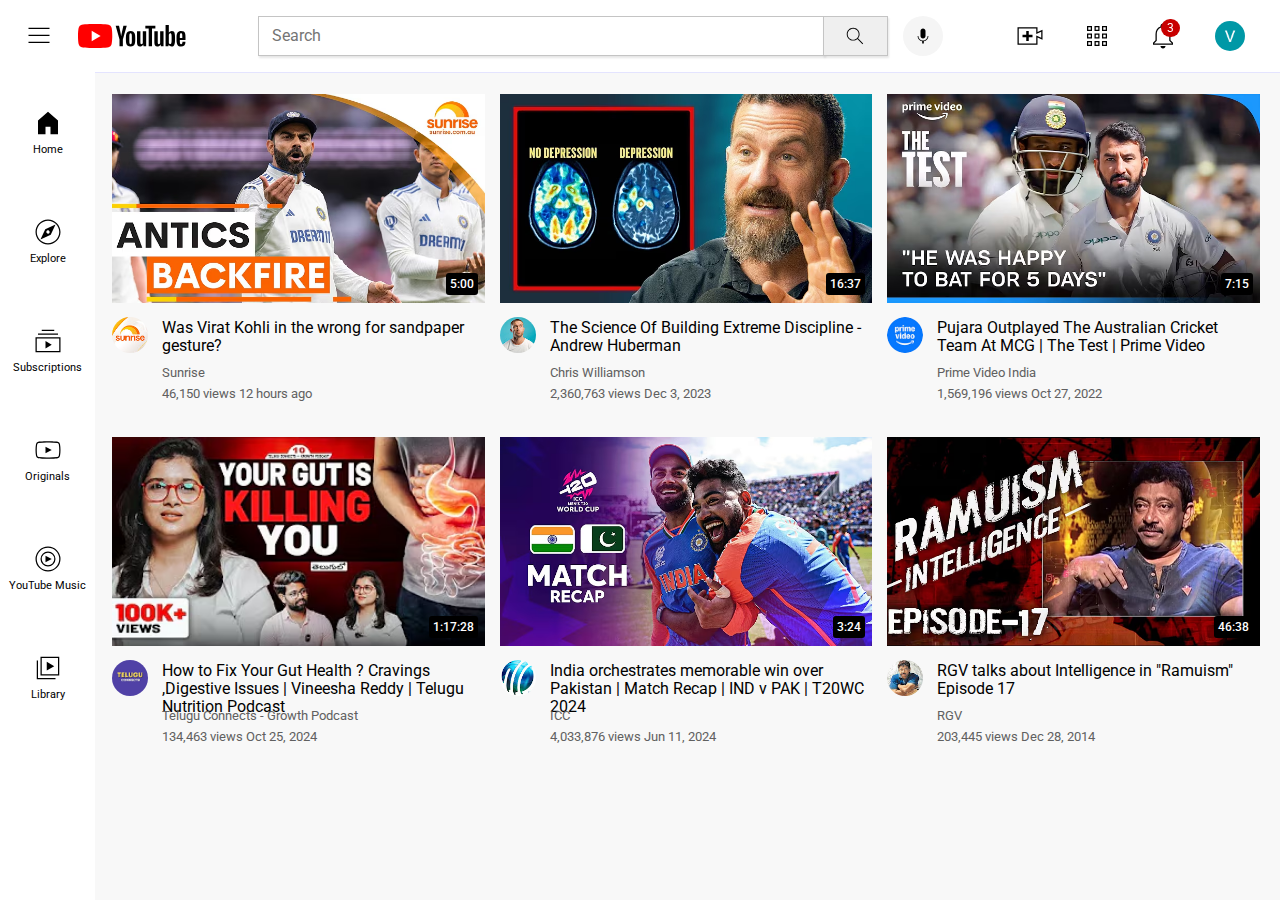
<file: index.html>
<!DOCTYPE html>
<html lang="en">
<head>
    <meta charset="UTF-8">
    <title>Youtube</title>
    <link rel="preconnect" href="https://fonts.googleapis.com">
    <link rel="preconnect" href="https://fonts.gstatic.com" crossorigin>
    <link href="https://fonts.googleapis.com/css2?family=Open+Sans:ital,wght@0,300..800;1,300..800&family=Roboto:ital,wght@0,100;0,300;0,400;0,500;0,700;0,900;1,100;1,300;1,400;1,500;1,700;1,900&display=swap" rel="stylesheet">

    <link rel="stylesheet" href="css/general.css">
    <link rel="stylesheet" href="css/video.css">
    <link rel="stylesheet" href="css/header.css">
    <link rel="stylesheet" href="css/left-sec.css">
</head>
<body>
<!-- header-->

<div class="header" >
    <div class="left-section">
        <img class="hamburger-menu" src="icons/hamburger-menu.svg">
        <img class="youtube-logo" src="icons/youtube-logo.svg">
    </div>

    <div class="middle-section">
        <input class="search-bar" type="text" placeholder="Search">
        <button class="search-button">
            <img class="search-logo" src="icons/search.svg">
            <div class="toolkit">Search</div>
        </button>
        <button class="voice-search-button">
            <img class="voice-search-logo" src="icons/voice-search-icon.svg">
            <div class="toolkit">Search With Voice</div>
        </button>
    </div>

    <div class="right-section">
        <div class="upload-section">
            <img class="upload-icon" src="icons/upload.svg">
            <div class="toolkit">create</div>
        </div>
        <div class="youtube-apps-section">
            <img class="youtube-apps-icon" src="icons/youtube-apps.svg">
            <div class="toolkit">apps</div>
        </div>

        <div class="notification-section">
            <img class="notifications-icon" src="icons/notifications.svg">
            <div class="notification-counter">3</div>
            <div class="toolkit">notifications</div>
        </div>
<div class="yt-profile-section">
    <img class="yt-profile-icon" src="icons/yt-profile.jpg">
    <div class="toolkit">profile</div>
</div>

    </div>
</div>

<!-- sidebar-->
<div class="sidebar">

    <div class="sidebar-link">
        <img class="sidebar-icons" src="icons/home.svg">
        <div>Home</div>
    </div>
    <div class="sidebar-link">
        <img class="sidebar-icons" src="icons/explore.svg">
        <div>Explore</div>

     </div>
    <div class="sidebar-link">
        <img class="sidebar-icons" src="icons/subscriptions.svg">
        <div>Subscriptions</div>

    </div>
    <div class="sidebar-link">
        <img class="sidebar-icons" src="icons/originals.svg">
        <div>Originals</div>

    </div>
    <div class="sidebar-link">
        <img class="sidebar-icons" src="icons/youtube-music.svg">
        <div>YouTube Music</div>

    </div>
    <div class="sidebar-link">
        <img class="sidebar-icons" src="icons/library.svg">
        <div>Library</div>

    </div>
</div>

<!-- video grid-->
<div class="video-grid" >

    <!-- video 1-->
    <div class="video-section">
        <div class="thumbnail-section">
            <img class="thumbnail-image" src="images/thu1.avif"  >
            <div class="video-time">5:00</div>
        </div>

        <div class="info-grid" >

            <div class="channel-picture-section" >
                <img class="channel-picture" src="images/profile1.jpg">
            </div>

            <div class="video-info" >
                <p class="video-title" >
                    Was Virat Kohli in the wrong for sandpaper gesture?
                </p>
                <p class="channel-name">
                    Sunrise
                </p>
                <p class="video-stats">
                    46,150 views  12 hours ago
                </p>
            </div>

        </div>
    </div>

    <!-- video 2-->
    <div class="video-section">

        <div class="thumbnail-section">
            <img class="thumbnail-image" src="images/thu2.avif">
            <div class="video-time">16:37</div>
        </div>

        <div class="info-grid" >

            <div class="channel-picture-section">
                <img class="channel-picture" src="images/profile2.jpg">
            </div>

            <div class="video-info">
                <p class="video-title" >
                    The Science Of Building Extreme Discipline - Andrew Huberman
                </p>
                <p class="channel-name" >
                    Chris Williamson
                </p>
                <p class="video-stats">
                    2,360,763 views  Dec 3, 2023
                </p>
            </div>

        </div>
    </div>

    <!-- video 3-->
    <div class="video-section">

        <div class="thumbnail-section">
            <img class="thumbnail-image" src="images/thu3.avif">
            <div class="video-time">7:15</div>
        </div>

        <div class="info-grid" >

            <div class="channel-picture-section">
                <img class="channel-picture" src="images/profile3.jpg">
            </div>

            <div class="video-info">
                <p class="video-title" >
                    Pujara Outplayed The Australian Cricket Team At MCG | The Test | Prime Video
                </p>
                <p class="channel-name" >
                    Prime Video India
                </p>
                <p class="video-stats">
                    1,569,196 views  Oct 27, 2022
                </p>
            </div>

        </div>
    </div>

    <!-- video 4-->
    <div class="video-section">

        <div class="thumbnail-section">
            <img class="thumbnail-image" src="images/thu4.avif">
            <div class="video-time">1:17:28</div>
        </div>

        <div class="info-grid" >

            <div class="channel-picture-section">
                <img class="channel-picture" src="images/profile4.jpg">
            </div>

            <div class="video-info">
                <p class="video-title" >
                    How to Fix Your Gut Health ? Cravings ,Digestive Issues | Vineesha Reddy | Telugu Nutrition Podcast
                </p>
                <p class="channel-name" >
                    Telugu Connects - Growth Podcast
                </p>
                <p class="video-stats">
                    134,463 views  Oct 25, 2024
                </p>
            </div>

        </div>
    </div>

    <!-- video 5-->
    <div class="video-section">

        <div class="thumbnail-section">
            <img class="thumbnail-image" src="images/thu5.avif">
            <div class="video-time">3:24</div>
        </div>

        <div class="info-grid" >

            <div class="channel-picture-section">
                <img class="channel-picture" src="images/profile5.jpg">
            </div>

            <div class="video-info">
                <p class="video-title" >
                    India orchestrates memorable win over Pakistan | Match Recap | IND v PAK | T20WC 2024
                </p>
                <p class="channel-name" >
                    ICC
                </p>
                <p class="video-stats">
                    4,033,876 views  Jun 11, 2024
                </p>
            </div>

        </div>
    </div>

    <!-- video 6-->
    <div class="video-section">

        <div class="thumbnail-section">
            <img class="thumbnail-image" src="images/thu6.avif">
            <div class="video-time">46:38</div>
        </div>

        <div class="info-grid" >

            <div class="channel-picture-section">
                <img class="channel-picture" src="images/profile6.jpg">
            </div>

            <div class="video-info">
                <p class="video-title" >
                    RGV talks about Intelligence in "Ramuism" Episode 17
                </p>
                <p class="channel-name" >
                    RGV
                </p>
                <p class="video-stats">
                    203,445 views  Dec 28, 2014
                </p>
            </div>

        </div>
    </div>

</div>

</body>
</html>
</file>
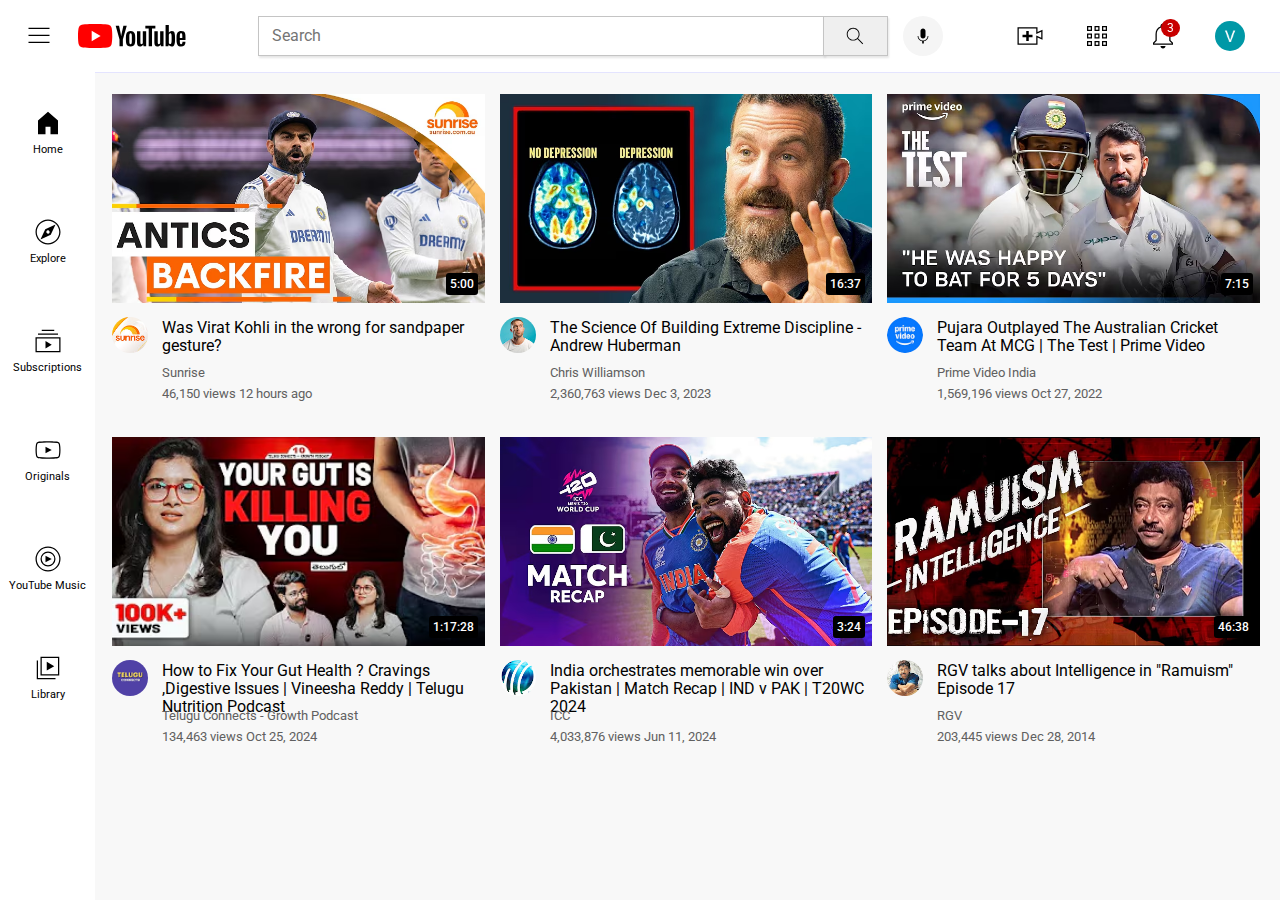
<file: youtube.html>
<!DOCTYPE html>
<html lang="en">
<head>
    <meta charset="UTF-8">
    <title>Youtube</title>
    <link rel="preconnect" href="https://fonts.googleapis.com">
    <link rel="preconnect" href="https://fonts.gstatic.com" crossorigin>
    <link href="https://fonts.googleapis.com/css2?family=Open+Sans:ital,wght@0,300..800;1,300..800&family=Roboto:ital,wght@0,100;0,300;0,400;0,500;0,700;0,900;1,100;1,300;1,400;1,500;1,700;1,900&display=swap" rel="stylesheet">

    <link rel="stylesheet" href="css/general.css">
    <link rel="stylesheet" href="css/video.css">
    <link rel="stylesheet" href="css/header.css">
    <link rel="stylesheet" href="css/left-sec.css">
</head>
<body>
<!-- header-->

<div class="header" >
    <div class="left-section">
        <img class="hamburger-menu" src="icons/hamburger-menu.svg">
        <img class="youtube-logo" src="icons/youtube-logo.svg">
    </div>

    <div class="middle-section">
        <input class="search-bar" type="text" placeholder="Search">
        <button class="search-button">
            <img class="search-logo" src="icons/search.svg">
            <div class="toolkit">Search</div>
        </button>
        <button class="voice-search-button">
            <img class="voice-search-logo" src="icons/voice-search-icon.svg">
            <div class="toolkit">Search With Voice</div>
        </button>
    </div>

    <div class="right-section">
        <div class="upload-section">
            <img class="upload-icon" src="icons/upload.svg">
            <div class="toolkit">create</div>
        </div>
        <div class="youtube-apps-section">
            <img class="youtube-apps-icon" src="icons/youtube-apps.svg">
            <div class="toolkit">apps</div>
        </div>

        <div class="notification-section">
            <img class="notifications-icon" src="icons/notifications.svg">
            <div class="notification-counter">3</div>
            <div class="toolkit">notifications</div>
        </div>
<div class="yt-profile-section">
    <img class="yt-profile-icon" src="icons/yt-profile.jpg">
    <div class="toolkit">profile</div>
</div>

    </div>
</div>

<!-- sidebar-->
<div class="sidebar">

    <div class="sidebar-link">
        <img class="sidebar-icons" src="icons/home.svg">
        <div>Home</div>
    </div>
    <div class="sidebar-link">
        <img class="sidebar-icons" src="icons/explore.svg">
        <div>Explore</div>

     </div>
    <div class="sidebar-link">
        <img class="sidebar-icons" src="icons/subscriptions.svg">
        <div>Subscriptions</div>

    </div>
    <div class="sidebar-link">
        <img class="sidebar-icons" src="icons/originals.svg">
        <div>Originals</div>

    </div>
    <div class="sidebar-link">
        <img class="sidebar-icons" src="icons/youtube-music.svg">
        <div>YouTube Music</div>

    </div>
    <div class="sidebar-link">
        <img class="sidebar-icons" src="icons/library.svg">
        <div>Library</div>

    </div>
</div>

<!-- video grid-->
<div class="video-grid" >

    <!-- video 1-->
    <div class="video-section">
        <div class="thumbnail-section">
            <img class="thumbnail-image" src="images/thu1.avif"  >
            <div class="video-time">5:00</div>
        </div>

        <div class="info-grid" >

            <div class="channel-picture-section" >
                <img class="channel-picture" src="images/profile1.jpg">
            </div>

            <div class="video-info" >
                <p class="video-title" >
                    Was Virat Kohli in the wrong for sandpaper gesture?
                </p>
                <p class="channel-name">
                    Sunrise
                </p>
                <p class="video-stats">
                    46,150 views  12 hours ago
                </p>
            </div>

        </div>
    </div>

    <!-- video 2-->
    <div class="video-section">

        <div class="thumbnail-section">
            <img class="thumbnail-image" src="images/thu2.avif">
            <div class="video-time">16:37</div>
        </div>

        <div class="info-grid" >

            <div class="channel-picture-section">
                <img class="channel-picture" src="images/profile2.jpg">
            </div>

            <div class="video-info">
                <p class="video-title" >
                    The Science Of Building Extreme Discipline - Andrew Huberman
                </p>
                <p class="channel-name" >
                    Chris Williamson
                </p>
                <p class="video-stats">
                    2,360,763 views  Dec 3, 2023
                </p>
            </div>

        </div>
    </div>

    <!-- video 3-->
    <div class="video-section">

        <div class="thumbnail-section">
            <img class="thumbnail-image" src="images/thu3.avif">
            <div class="video-time">7:15</div>
        </div>

        <div class="info-grid" >

            <div class="channel-picture-section">
                <img class="channel-picture" src="images/profile3.jpg">
            </div>

            <div class="video-info">
                <p class="video-title" >
                    Pujara Outplayed The Australian Cricket Team At MCG | The Test | Prime Video
                </p>
                <p class="channel-name" >
                    Prime Video India
                </p>
                <p class="video-stats">
                    1,569,196 views  Oct 27, 2022
                </p>
            </div>

        </div>
    </div>

    <!-- video 4-->
    <div class="video-section">

        <div class="thumbnail-section">
            <img class="thumbnail-image" src="images/thu4.avif">
            <div class="video-time">1:17:28</div>
        </div>

        <div class="info-grid" >

            <div class="channel-picture-section">
                <img class="channel-picture" src="images/profile4.jpg">
            </div>

            <div class="video-info">
                <p class="video-title" >
                    How to Fix Your Gut Health ? Cravings ,Digestive Issues | Vineesha Reddy | Telugu Nutrition Podcast
                </p>
                <p class="channel-name" >
                    Telugu Connects - Growth Podcast
                </p>
                <p class="video-stats">
                    134,463 views  Oct 25, 2024
                </p>
            </div>

        </div>
    </div>

    <!-- video 5-->
    <div class="video-section">

        <div class="thumbnail-section">
            <img class="thumbnail-image" src="images/thu5.avif">
            <div class="video-time">3:24</div>
        </div>

        <div class="info-grid" >

            <div class="channel-picture-section">
                <img class="channel-picture" src="images/profile5.jpg">
            </div>

            <div class="video-info">
                <p class="video-title" >
                    India orchestrates memorable win over Pakistan | Match Recap | IND v PAK | T20WC 2024
                </p>
                <p class="channel-name" >
                    ICC
                </p>
                <p class="video-stats">
                    4,033,876 views  Jun 11, 2024
                </p>
            </div>

        </div>
    </div>

    <!-- video 6-->
    <div class="video-section">

        <div class="thumbnail-section">
            <img class="thumbnail-image" src="images/thu6.avif">
            <div class="video-time">46:38</div>
        </div>

        <div class="info-grid" >

            <div class="channel-picture-section">
                <img class="channel-picture" src="images/profile6.jpg">
            </div>

            <div class="video-info">
                <p class="video-title" >
                    RGV talks about Intelligence in "Ramuism" Episode 17
                </p>
                <p class="channel-name" >
                    RGV
                </p>
                <p class="video-stats">
                    203,445 views  Dec 28, 2014
                </p>
            </div>

        </div>
    </div>

</div>

</body>
</html>
</file>
<file: css/general.css>
body{
font-family:Roboto,Arial;
margin:0;
padding-top:94px;
padding-left:112px;
background-color:rgb(248,248,248);
padding-right:20px;

        }
p{
margin-top:0px;
margin-bottom:0px;
        }
</file>
<file: css/video.css>
.video-grid{
 display:grid;
 grid-template-columns: 1fr 1fr 1fr;
 column-gap:15px;
 row-gap:15px;
 }

 @media(max-width:1000px)
{
.video-grid{
grid-template-columns:1fr 1fr;
}
}
 @media(min-width:1001px) and (max-width:1529px){
 .video-grid{
 grid-template-columns:1fr 1fr 1fr ;
 }
 }

@media(min-width:1730px){
.video-grid{
grid-template-columns:1fr 1fr 1fr 1fr;
}
}
 .video-section{

         }

.thumbnail-section{
 position:relative;
}

 .thumbnail-image{
        width:100%;
        }

.video-time{
position:absolute;
background-color:black;
color:white;
bottom:12px;
right:7px;
font-family:Roboto,Arial;
font-size:12px;
font-weight:500;
padding:4px;
border-radius:3px;
border-style:none;
}


.info-grid{
display:grid;
grid-template-columns: 50px 1fr;
margin-top:10px;
}

 .channel-picture-section{
width:50px;
position:relative;
        }

.channel-picture{
        width:36px;
        border-radius:20px;
        }

        .video-info{
         height:105px;
        }

        .video-title{
        height:40px;
        line-height:18px;
        font-size:16px;
        margin-bottom:6px;
        margin-top:2px;
        }

        .channel-name{
        font-size:13px;
        color:rgb(96,96,96);
        margin-bottom:6px;
        }

        .video-stats{
        font-size:13px;
        color:rgb(96,96,96);
        }
</file>
<file: css/header.css>
.header{
background-color:white;
display:flex;
flex-direction:row;
justify-content:space-between;
position:fixed;
top:0px;
left:0px;
right:0px;
height:72px;
border-bottom-width:0.5px;
border-bottom-style:solid;
border-bottom-color:rgb(228,228,288);
z-index:1;
}

.left-section{
width:120px;
margin-right:80px;
display:flex;
align-items:center;
}

.hamburger-menu{
height:28px;
margin-left:25px;
margin-right:25px;

}
.youtube-logo{
height:24px;
}

.middle-section{
flex:1;
max-width:700px;
display:flex;
align-items:center;
}

.search-bar{
flex:1;
height:36px;
font-size:16px;
padding-left:13px;
max-width:550px;
border-style:solid;
border-width:0.5px;
border-color:rgb(196,196,196);
box-shadow:1px 2px 2px rgb(0,0,0,0.1);
width:0;
}

.search-button{
height:40px;
width:65px;
margin-left:-2px;
border-style:solid;
border-width:0.5px;
border-color:rgb(196,196,196);
margin-right:15px;
box-shadow:1px 2px 2px rgb(0,0,0,0.1);


}
.search-button,.voice-search-button,.upload-section,.youtube-apps-section,.notification-section,.yt-profile-section{
display:flex;
justify-content:center;
align-items:center;
position:relative;

font-size:15px;
}

.toolkit{
position:absolute;
background-color:gray;
border-style:none;
border-radius:2px;
color:white;
bottom:-54px;
padding-left:10px;
padding-right:10px;
padding-top:6px;
padding-bottom:6px;
opacity:0;
pointer-events:none;
white-space:nowrap;
}
.search-button:hover .toolkit,.voice-search-button:hover .toolkit,.upload-section:hover .toolkit,.youtube-apps-section:hover .toolkit,.notification-section:hover .toolkit,.yt-profile-section:hover .toolkit{
opacity:1;
transition:opacity 0.2s;
}
.voice-search-button{
height:40px;
width:40px;
background-color:rgb(245,245,245);
border-width:0.5px;
border-radius:20px;
border-color:rgb(196,196,196);
border-style:none;

}

.search-bar::placeholder{
font-family:Roboto,Arial;
margin-top:5px;
}

.search-logo{
height:22px;
}
.voice-search-logo{
height:20px;
}

.right-section{
width:230px;
display:flex;
flex-direction:row;
justify-content:space-between;
align-items:center;
margin-right:35px;
flex-shrink:0; //it is used to set the gap between the elements in right section without shrink.
}

.notification-counter{
position:absolute;
background-color:rgb(200,0,0);
top:-2px;
right:-2px;

color:white;
border-radius:11px;
font-size:12px;
padding-left:6px;
padding-right:6px;
padding-top:2px;
padding-bottom:2px;
}

.upload-icon{
height:30px;
}
.youtube-apps-icon{
height:30px;
}

.notifications-icon{
height:30px;
}

.yt-profile-icon{
height:30px;
border-radius:15px;
}
</file>
<file: css/left-sec.css>
.sidebar{
display:flex;
flex-direction:column;
position:fixed;
left:0px;
top:72px;
width:95px;
bottom:0px;
z-index:2;
background-color:white;
padding-top:5px;
}

.sidebar-link{
height:109px;
width:95px;
display:flex;
flex-direction:column;
justify-content:center;
align-items:center;
cursor:pointer;

}
.sidebar-link div{
font-size:11px;
font-family:Roboto,Arial;
}

.sidebar-link:hover{
background-color:rgb(235,235,235);

}
.sidebar-icons{
width:30px;
margin-bottom:5px;
}
</file>
